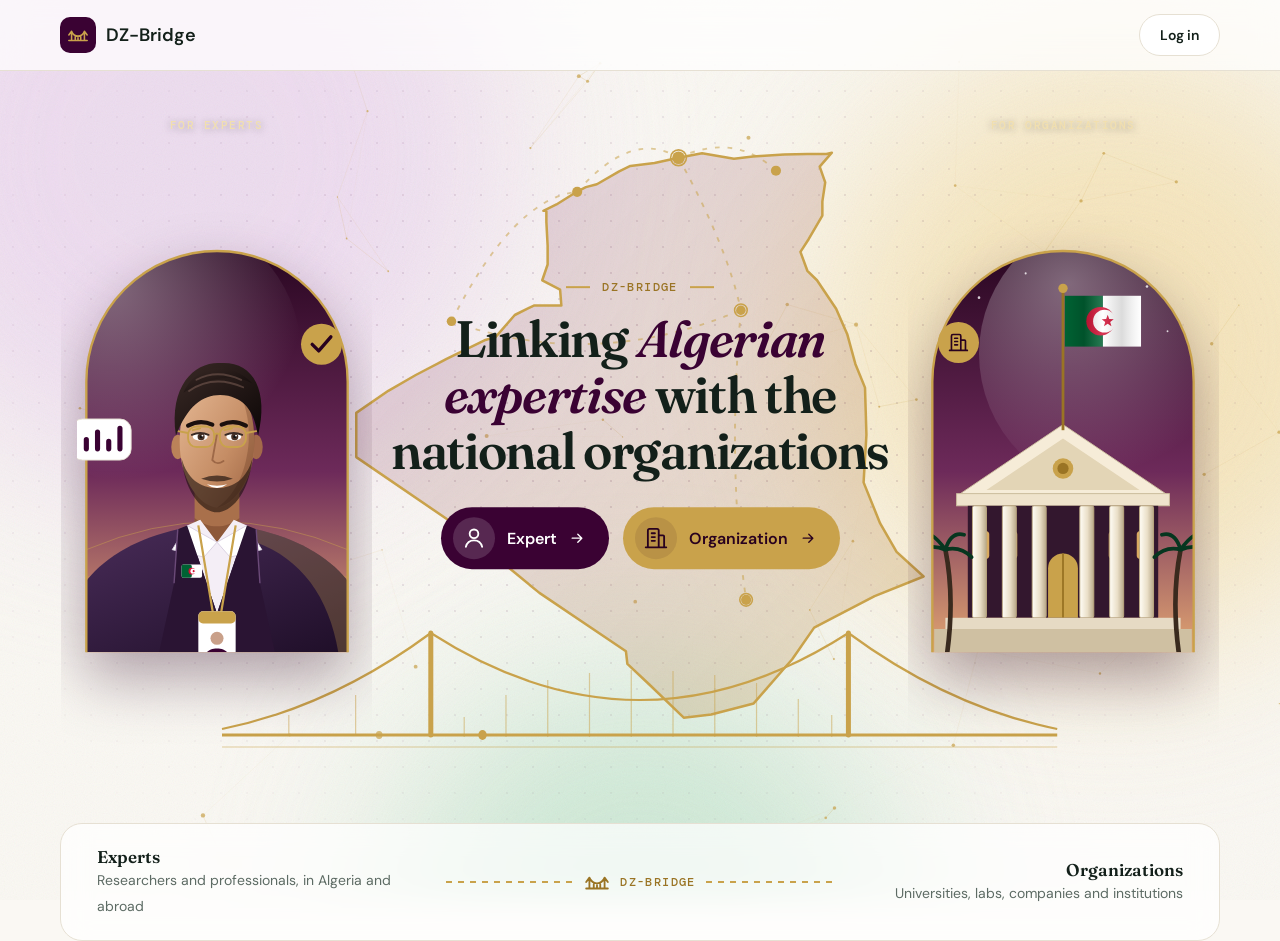
<file: public/assets/aistudio/dz-bridge-home-v2_c0af0f57.html>
<!doctype html>
<html lang="en" dir="ltr">
<head>
<meta charset="utf-8">
<meta name="viewport" content="width=device-width, initial-scale=1, viewport-fit=cover">
<title>DZ-Bridge</title>
<link rel="stylesheet" href="https://fonts.googleapis.com/css2?family=Fraunces:ital,opsz,wght@0,9..144,600;1,9..144,600&family=DM+Sans:opsz,wght@9..40,400;9..40,500;9..40,600&family=DM+Mono:wght@400;500&display=swap">
<style>
:root{
  --plum-900:#28011F;--plum-800:#3A0233;--plum-700:#4E0D45;--lav-100:#F5ECF5;--lav-200:#EEDDEE;
  --gold-700:#9A7424;--gold-500:#C9A24B;--gold-100:#F6EDD8;
  --bg:#FAF8F3;--surface:#fff;--glass:rgba(255,255,255,.72);--ink:#13201A;--ink2:#5D6B64;--line:#E6E0D3;
  --brand:var(--plum-800);--brand-h:var(--plum-700);--accent:var(--gold-700);--b1:#e9d3ee;--b2:#f3deaa;--b3:#bfe3cc;--dot:rgba(58,2,51,.16);
  --shadow:0 24px 60px -18px rgba(58,2,51,.3);--e:cubic-bezier(.7,0,.2,1);
  --serif:"Fraunces","Iowan Old Style",Georgia,serif;--sans:"DM Sans","Segoe UI",system-ui,sans-serif;--mono:"DM Mono",ui-monospace,Menlo,monospace;
  --r:26px;--gutter:clamp(16px,4vw,40px);box-sizing:border-box;padding-top:env(safe-area-inset-top,0px);padding-bottom:env(safe-area-inset-bottom,0px)}
@media(prefers-color-scheme:dark){:root:not([data-theme="light"]){--bg:#150512;--surface:#26101f;--glass:rgba(38,16,31,.72);--ink:#f4ecf3;--ink2:#c3b3c0;--line:#43263b;--brand:#6b2a60;--brand-h:#7d3a70;--accent:var(--gold-500);--b1:#5b1d56;--b2:#7a5a1c;--b3:#0f4a2e;--dot:rgba(201,162,75,.2);--gold-100:#3a2a14;--shadow:0 24px 60px -18px rgba(0,0,0,.7)}}
*{box-sizing:border-box}
html{height:100%;scroll-padding-top:env(safe-area-inset-top,0px);-webkit-text-size-adjust:100%}
body{margin:0;min-height:100%;background:var(--bg);color:var(--ink);font:400 16px/1.6 var(--sans);-webkit-font-smoothing:antialiased;overflow-x:clip}
button{font:inherit;color:inherit;cursor:pointer}svg{display:block}
:focus-visible{outline:3px solid rgba(201,162,75,.7);outline-offset:2px;border-radius:8px}
.wrap{position:relative;z-index:2;max-width:1240px;margin:0 auto;padding:0 var(--gutter)}
/* living background */
.bg{position:fixed;inset:0;z-index:0;overflow:hidden;pointer-events:none}
.blob{position:absolute;border-radius:50%;filter:blur(90px);opacity:.75;animation:drift 22s ease-in-out infinite alternate}
.b-1{width:52vw;height:52vw;left:-12vw;top:-14vw;background:var(--b1)}
.b-2{width:46vw;height:46vw;right:-10vw;top:6vh;background:var(--b2);animation-delay:-8s}
.b-3{width:40vw;height:40vw;left:30vw;bottom:-22vw;background:var(--b3);animation-delay:-14s}
@keyframes drift{to{transform:translate(6vw,5vh) scale(1.15)}}
.dots{position:absolute;inset:0;background:radial-gradient(var(--dot) 1.2px,transparent 1.4px) 0 0/26px 26px;-webkit-mask:radial-gradient(ellipse 70% 60% at 50% 45%,#000,transparent);mask:radial-gradient(ellipse 70% 60% at 50% 45%,#000,transparent)}
#fx{position:absolute;inset:0;width:100%;height:100%}
.grain{position:absolute;inset:0;opacity:.07;mix-blend-mode:multiply;background-image:url("data:image/svg+xml,%3Csvg xmlns='http://www.w3.org/2000/svg' width='160' height='160'%3E%3Cfilter id='n'%3E%3CfeTurbulence type='fractalNoise' baseFrequency='.9' numOctaves='2'/%3E%3C/filter%3E%3Crect width='160' height='160' filter='url(%23n)'/%3E%3C/svg%3E")}
/* header */
.top{position:relative;z-index:3;border-bottom:1px solid var(--line);background:var(--glass);backdrop-filter:blur(14px);-webkit-backdrop-filter:blur(14px)}
.top .wrap{display:flex;align-items:center;justify-content:space-between;height:70px}
.brand{display:flex;align-items:center;gap:10px;font:600 18px var(--sans);color:inherit;text-decoration:none}
.mark{display:grid;place-items:center;width:36px;height:36px;border-radius:10px;background:var(--plum-800);color:var(--gold-500)}
.btn{display:inline-flex;align-items:center;justify-content:center;gap:8px;height:42px;padding:0 20px;border-radius:999px;border:1.5px solid transparent;font:600 14px var(--sans);text-decoration:none;transition:background .15s,color .15s,border-color .15s,transform .15s,box-shadow .2s}
.btn:hover{transform:translateY(-2px)}
.btn-primary{background:var(--brand);color:#fff}.btn-primary:hover{background:var(--brand-h)}
.btn-org{background:var(--gold-500);color:var(--plum-900)}.btn-org:hover{background:var(--gold-700);color:#fff}
.btn-ghost{border-color:var(--line);background:var(--surface);color:var(--ink)}.btn-ghost:hover{border-color:var(--brand)}
.kicker{display:inline-flex;align-items:center;gap:12px;margin:0 0 16px;font:500 11.5px var(--mono);letter-spacing:.12em;text-transform:uppercase;color:var(--accent)}
.kicker::before,.kicker::after{content:"";width:24px;height:1.5px;background:var(--gold-500)}
h1{margin:0 0 28px;font:600 clamp(32px,4vw,52px)/1.1 var(--serif);letter-spacing:-.026em;text-wrap:balance}
h1 em,h2 em{font-style:italic;color:var(--brand)}
@media(prefers-color-scheme:dark){h1 em,h2 em{color:var(--gold-500)}}
h2{margin:0 0 22px;font:600 clamp(26px,3vw,40px)/1.12 var(--serif);letter-spacing:-.02em}
/* stage */
.stage{position:relative;height:clamp(560px,78vh,680px);margin:clamp(18px,3vw,36px) 0}
.mapbg{position:absolute;left:50%;top:50%;width:min(600px,58%);transform:translate(-50%,-52%);transition:opacity .7s,transform .9s var(--e);pointer-events:none}
.mapbg svg{width:100%;overflow:visible;transform:translate(calc(var(--mx,0)*16px),calc(var(--my,0)*12px));transition:transform .4s}
.mapbg .shape{fill:url(#gMap);stroke:var(--gold-500);stroke-width:1.6;stroke-linejoin:round;stroke-dasharray:1900;stroke-dashoffset:1900;animation:draw 3.2s .2s forwards}
@keyframes draw{to{stroke-dashoffset:0}}
.mapbg .net{fill:none;stroke:var(--gold-500);stroke-opacity:.55;stroke-width:1.2;stroke-dasharray:3 5;animation:dash 14s linear infinite}
@keyframes dash{to{stroke-dashoffset:-160}}
.mapbg .c{fill:var(--gold-500)}.mapbg .p{fill:none;stroke:var(--gold-500);transform-box:fill-box;transform-origin:center;animation:pulse 3s infinite}
@keyframes pulse{from{transform:scale(.4);opacity:.9}to{transform:scale(3.4);opacity:0}}
.bridge{position:absolute;left:14%;right:14%;bottom:3%;height:150px;pointer-events:none;transition:opacity .5s}
.bridge svg{width:100%;height:100%;overflow:visible}
.bridge path,.bridge line{vector-effect:non-scaling-stroke;fill:none;stroke:var(--gold-500)}
.mid{position:absolute;left:26%;right:26%;top:46%;transform:translateY(-50%);text-align:center;transition:opacity .45s,transform .7s var(--e)}
.picks{display:flex;gap:14px;justify-content:center;flex-wrap:wrap}
.pick{display:inline-flex;align-items:center;gap:12px;height:62px;padding:0 24px 0 12px;border-radius:999px;border:0;font:600 16px var(--sans);transition:transform .2s,box-shadow .25s,background .15s}
.pick:hover{transform:translateY(-4px);box-shadow:0 16px 30px -12px rgba(58,2,51,.5)}
.pick-ic{display:grid;place-items:center;width:42px;height:42px;border-radius:50%;background:rgba(255,255,255,.15)}
.btn-org .pick-ic{background:rgba(40,1,31,.1)}
.ico{stroke:currentColor;fill:none;stroke-width:1.7;stroke-linecap:round;stroke-linejoin:round}
.panel{position:absolute;top:0;bottom:0;width:27%;border:1px solid transparent;border-radius:var(--r);overflow:hidden;cursor:pointer;transition:width .9s var(--e),opacity .5s,transform .9s var(--e),background .6s,border-color .6s,box-shadow .6s}
#pe{left:0}#po{right:0}
.tag{position:absolute;top:10px;left:0;right:0;z-index:2;text-align:center;font:500 11px var(--mono);letter-spacing:.14em;text-transform:uppercase;color:#f1dfae;transition:opacity .3s;text-shadow:0 1px 8px rgba(0,0,0,.4)}
.fig{position:absolute;bottom:0;width:280px;height:100%;transition:left .9s var(--e),right .9s var(--e),width .9s var(--e),transform .5s var(--e);filter:drop-shadow(0 26px 30px rgba(40,1,31,.35))}
.fig svg{width:100%;height:100%}
#pe .fig{left:calc(50% - 140px)}#po .fig{right:calc(50% - 140px)}
.stage:not([data-m]) .panel:hover .fig{transform:translateY(-10px) scale(1.025)}
.float{animation:float 5s ease-in-out infinite}.float.b{animation-delay:-2.3s}
@keyframes float{50%{transform:translateY(-8px)}}
.wave{transform-origin:150px 60px;animation:wave 3.4s ease-in-out infinite}
@keyframes wave{0%,100%{transform:skewY(0) scaleX(1)}50%{transform:skewY(-4deg) scaleX(.95)}}
.breathe{transform-origin:150px 440px;animation:breathe 5s ease-in-out infinite}
@keyframes breathe{50%{transform:scale(1.008,1.012)}}
.detail{position:absolute;top:0;bottom:0;padding:clamp(22px,3.2vw,42px);overflow:auto;opacity:0;visibility:hidden;transition:opacity .35s,visibility 0s .35s}
#pe .detail{left:0;right:340px}#po .detail{left:340px;right:0}
.back{display:inline-flex;align-items:center;gap:8px;height:38px;padding:0 16px 0 10px;margin-bottom:18px;border-radius:999px;border:1px solid var(--line);background:var(--surface);font:600 13.5px var(--sans);transition:border-color .15s,transform .15s}
.back:hover{border-color:var(--brand);transform:translateX(-3px)}
.rgrid{display:grid;grid-template-columns:repeat(auto-fit,minmax(210px,1fr));gap:16px}
.rcard{display:flex;flex-direction:column;padding:20px;border:1px solid var(--line);border-radius:18px;background:var(--bg);opacity:0;transform:translateY(16px);transition:opacity .5s,transform .6s var(--e),border-color .2s,box-shadow .25s}
.rcard:hover{border-color:var(--gold-500);box-shadow:0 16px 30px -16px rgba(58,2,51,.35)}
.ci{display:grid;place-items:center;width:44px;height:44px;margin-bottom:14px;border-radius:13px;background:var(--gold-100);color:var(--accent)}
.rcard h3{margin:0 0 6px;font:600 18px var(--serif)}
.rcard p{margin:0 0 12px;font-size:14.5px;line-height:1.5;color:var(--ink2)}
.rcard ul{margin:0 0 18px;padding:0;list-style:none;display:grid;gap:7px;font-size:13.5px;flex:1}
.rcard li{position:relative;padding-inline-start:18px}
.rcard li::before{content:"";position:absolute;left:0;top:.6em;width:7px;height:7px;border-radius:50%;background:var(--gold-500)}
.rcard .btn{height:40px;font-size:13.5px;padding:0 16px;text-align:center}
.is-expert #pe,.is-org #po{width:100%;cursor:default;background:var(--glass);backdrop-filter:blur(18px);-webkit-backdrop-filter:blur(18px);border-color:var(--line);box-shadow:var(--shadow)}
.is-expert #po{opacity:0;pointer-events:none;transform:translateX(80px)}
.is-org #pe{opacity:0;pointer-events:none;transform:translateX(-80px)}
.is-expert .mid,.is-org .mid{opacity:0;pointer-events:none;transform:translateY(-50%) scale(.92)}
.is-expert .mapbg,.is-org .mapbg{opacity:.4;transform:translate(-50%,-52%) scale(1.2)}
.is-expert .bridge,.is-org .bridge,.is-expert .tag,.is-org .tag{opacity:0}
.is-expert #pe .fig{left:calc(100% - 330px);width:300px}
.is-org #po .fig{right:calc(100% - 330px);width:300px}
.is-expert #pe .detail,.is-org #po .detail{opacity:1;visibility:visible;transition:opacity .6s .55s,visibility 0s .55s}
.is-expert #pe .rcard,.is-org #po .rcard{opacity:1;transform:none;transition-delay:calc(.7s + var(--i)*.1s)}
/* how the bridge works */
.how{position:relative;display:grid;grid-template-columns:1fr auto 1fr;align-items:center;gap:18px;margin:8px 0 72px;padding:22px clamp(18px,3vw,36px);border:1px solid var(--line);border-radius:22px;background:var(--glass);backdrop-filter:blur(14px);-webkit-backdrop-filter:blur(14px)}
.how b{display:block;font:600 17px var(--serif)}.how span{font-size:14px;color:var(--ink2)}
.how .mid2{display:flex;align-items:center;gap:10px;color:var(--accent);font:500 11.5px var(--mono);letter-spacing:.12em;text-transform:uppercase}
.how .mid2 i{display:block;width:clamp(40px,10vw,140px);height:2px;background:repeating-linear-gradient(90deg,var(--gold-500) 0 6px,transparent 6px 12px)}
.how>div:last-child{text-align:right}
@media(max-width:900px){
  .stage{height:auto;display:flex;flex-wrap:wrap;gap:14px;align-items:flex-start}
  .mapbg{top:200px;width:96%}.bridge{display:none}
  .mid{position:relative;left:auto;right:auto;top:auto;transform:none;width:100%;padding:18px 0 4px}
  .is-expert .mid,.is-org .mid{display:none}
  .panel{position:relative;inset:auto;width:calc(50% - 7px);height:auto;background:var(--glass)}
  .tag{position:absolute}
  .fig,#pe .fig,#po .fig{position:relative;left:auto;right:auto;width:100%;height:290px;margin:0 auto}
  .is-expert #pe .fig,.is-org #po .fig{left:auto;right:auto;width:250px;height:330px}
  .detail,#pe .detail,#po .detail{position:static;max-height:0;padding:0 18px;overflow:hidden}
  .is-expert #pe .detail,.is-org #po .detail{max-height:2400px;padding:8px 18px 28px}
  .is-expert #po,.is-org #pe{display:none}.is-expert #pe,.is-org #po{width:100%}
  .pick{height:56px}.how{grid-template-columns:1fr;text-align:center}.how>div:last-child{text-align:center}.how .mid2{justify-content:center}
}
@media(prefers-reduced-motion:reduce){*{animation:none!important;transition-duration:.01ms!important;transition-delay:0s!important}.mapbg .shape{stroke-dashoffset:0}}
</style>
</head>
<body>
<div class="bg" aria-hidden="true"><i class="blob b-1"></i><i class="blob b-2"></i><i class="blob b-3"></i><i class="dots"></i><canvas id="fx"></canvas><i class="grain"></i></div>

<svg width="0" height="0" style="position:absolute" aria-hidden="true"><defs>
<symbol id="i-user" viewBox="0 0 24 24"><circle cx="12" cy="8" r="4"/><path d="M4.5 20c.9-3.7 3.9-6 7.5-6s6.6 2.3 7.5 6"/></symbol>
<symbol id="i-org" viewBox="0 0 24 24"><path d="M4.5 20.5V5a1.5 1.5 0 0 1 1.5-1.5h7A1.5 1.5 0 0 1 14.5 5v15.5M14.5 9.5h4a1 1 0 0 1 1 1v10M2.5 20.5h19M8 7.5h3M8 11h3M8 14.5h3"/></symbol>
<symbol id="i-mic" viewBox="0 0 24 24"><rect x="9" y="3" width="6" height="11" rx="3"/><path d="M5.5 11a6.5 6.5 0 0 0 13 0M12 17.5V21M8.5 21h7"/></symbol>
<symbol id="i-collab" viewBox="0 0 24 24"><circle cx="8.5" cy="12" r="5"/><circle cx="15.5" cy="12" r="5"/></symbol>
<symbol id="i-meet" viewBox="0 0 24 24"><path d="M4 5h16v11H9l-5 4z"/><path d="M8 9.5h8M8 12.5h5"/></symbol>
<symbol id="i-arrow" viewBox="0 0 20 20"><path d="M4 10h11M11 5l5 5-5 5"/></symbol>
<symbol id="i-back" viewBox="0 0 20 20"><path d="M16 10H5M9 5l-5 5 5 5"/></symbol>
<symbol id="i-bridge" viewBox="0 0 24 24"><path d="M2 18h20M5 18V8M19 18V8M5 8C8 15 16 15 19 8M2 12l3-4M22 12l-3-4M9 14v4M12 15v3M15 14v4"/></symbol>
<linearGradient id="gMap" x1="0" y1="0" x2="1" y2="1"><stop offset="0" stop-color="#8d4a86" stop-opacity=".2"/><stop offset="1" stop-color="#C9A24B" stop-opacity=".3"/></linearGradient>
<linearGradient id="gSky" x1="0" y1="0" x2="0" y2="1"><stop offset="0" stop-color="#2a0722"/><stop offset=".55" stop-color="#6d2a5a"/><stop offset="1" stop-color="#e2a672"/></linearGradient>
<radialGradient id="gSpot" cx=".32" cy=".25" r=".7"><stop offset="0" stop-color="#fff" stop-opacity=".38"/><stop offset="1" stop-color="#fff" stop-opacity="0"/></radialGradient>
<linearGradient id="gSkin" x1="0" y1="0" x2="1" y2="1"><stop offset="0" stop-color="#e6b995"/><stop offset=".6" stop-color="#c58d65"/><stop offset="1" stop-color="#9c6342"/></linearGradient>
<linearGradient id="gSuit" x1="0" y1="0" x2="1" y2="1"><stop offset="0" stop-color="#4a2d5a"/><stop offset="1" stop-color="#1d0d26"/></linearGradient>
<linearGradient id="gHair" x1="0" y1="0" x2="1" y2="1"><stop offset="0" stop-color="#3a2a26"/><stop offset="1" stop-color="#0d0707"/></linearGradient>
<linearGradient id="gCol" x1="0" y1="0" x2="1" y2="0"><stop offset="0" stop-color="#fffdf6"/><stop offset=".55" stop-color="#eadfc8"/><stop offset="1" stop-color="#b9a98a"/></linearGradient>
<linearGradient id="gWall" x1="0" y1="0" x2="0" y2="1"><stop offset="0" stop-color="#fff7e6"/><stop offset="1" stop-color="#e3d4b6"/></linearGradient>
<linearGradient id="gWave" x1="0" y1="0" x2="1" y2="0"><stop offset="0" stop-color="#000" stop-opacity="0"/><stop offset=".25" stop-color="#000" stop-opacity=".16"/><stop offset=".5" stop-color="#fff" stop-opacity=".16"/><stop offset=".75" stop-color="#000" stop-opacity=".14"/><stop offset="1" stop-color="#fff" stop-opacity=".1"/></linearGradient>
<clipPath id="arch"><path d="M10 440V150a140 140 0 0 1 280 0V440Z"/></clipPath>
</defs></svg>

<header class="top"><div class="wrap">
  <a class="brand" href="#"><span class="mark"><svg class="ico" width="22" height="22"><use href="#i-bridge"/></svg></span>DZ-Bridge</a>
  <a class="btn btn-ghost" href="#">Log in</a>
</div></header>

<main class="wrap">
<div class="stage" id="stage">

  <div class="mapbg" aria-hidden="true">
    <svg viewBox="0 0 380 380">
      <path class="shape" d="M130.7 48L128.8 48L137.1 44L150.2 35.8L155.7 33L162.7 31.2L176.8 23L183.9 19.6L199.2 17.8L214.4 14.4L229.3 11.6L249.5 15L261.5 13.6L281.2 12.4L296.3 12L308.1 12L311.5 11.2L303.8 20L307.3 30L305.5 42L305.5 51L296.8 66L291.6 74L296 86L302.1 92L314.2 110L321.2 126L326.4 145L332.5 160L333.4 190L331.6 220L342.1 246L352.5 264L369.6 279.6L338.6 292L300.3 312L286.4 332L262 360L235.1 367L217.7 369L195.9 348L182 335L181.1 327L126.3 290L77.6 250L10.3 204L10.3 176L30.6 162L48 152L67.2 142L91.5 130L98.5 128L110.7 114L122.8 108L140.2 108L139.4 98L128.1 92L131.5 82L131.5 70L130.7 55Z"/>
      <path class="net" d="M70.6 118Q110 40 150.2 36M150.2 36Q185 -4 214.4 14.4M214.4 14.4Q250 -2 276.1 22.6M70.6 118Q160 150 253.9 111M214.4 14.4Q245 70 253.9 111M253.9 111Q245 210 257.2 294.4"/>
      <g class="c"><circle cx="214.4" cy="14.4" r="4"/><circle cx="150.2" cy="36" r="3.2"/><circle cx="276.1" cy="22.6" r="3.2"/><circle cx="70.6" cy="118" r="3"/><circle cx="253.9" cy="111" r="3"/><circle cx="257.2" cy="294.4" r="3.2"/></g>
      <circle class="p" cx="214.4" cy="14.4" r="5"/><circle class="p" cx="253.9" cy="111" r="4" style="animation-delay:-1s"/><circle class="p" cx="257.2" cy="294.4" r="4" style="animation-delay:-2s"/>
    </svg>
  </div>

  <div class="bridge" aria-hidden="true">
    <svg viewBox="0 0 1000 150" preserveAspectRatio="none">
      <path d="M0 118H1000" stroke-width="3"/><path d="M0 130H1000" stroke-opacity=".35" stroke-width="1.5"/>
      <path d="M250 118V16M750 118V16" stroke-width="5" stroke-linecap="round"/>
      <path d="M0 112Q130 90 250 16Q500 150 750 16Q870 90 1000 112" stroke-width="2.2"/>
      <path d="M290 100V120M340 78V120M390 63V120M440 56V120M490 53V120M540 54V120M590 58V120M640 66V120M690 82V120M730 98V120M160 78V118M80 98V118" stroke-opacity=".5" stroke-width="1.2"/>
      <circle r="5" fill="#C9A24B" stroke="none"><animateMotion dur="7s" repeatCount="indefinite" path="M0 118H1000"/></circle>
      <circle r="4" fill="#C9A24B" stroke="none" opacity=".7"><animateMotion dur="7s" begin="-3.5s" repeatCount="indefinite" path="M1000 118H0"/></circle>
    </svg>
  </div>

  <div class="mid">
    <p class="kicker">DZ-Bridge</p>
    <h1>Linking <em>Algerian expertise</em> with the national organizations</h1>
    <div class="picks">
      <button class="pick btn-primary" type="button" data-go="expert"><span class="pick-ic"><svg class="ico" width="26" height="26"><use href="#i-user"/></svg></span>Expert<svg class="ico" width="16" height="16"><use href="#i-arrow"/></svg></button>
      <button class="pick btn-org" type="button" data-go="org"><span class="pick-ic"><svg class="ico" width="26" height="26"><use href="#i-org"/></svg></span>Organization<svg class="ico" width="16" height="16"><use href="#i-arrow"/></svg></button>
    </div>
  </div>

  <!-- EXPERT -->
  <section class="panel" id="pe" data-k="expert" tabindex="0" role="button" aria-label="Open the expert space">
    <span class="tag">For experts</span>
    <div class="fig"><svg viewBox="0 0 300 440" aria-hidden="true">
      <path d="M10 440V150a140 140 0 0 1 280 0V440Z" fill="url(#gSky)"/>
      <g clip-path="url(#arch)">
        <circle cx="90" cy="120" r="150" fill="url(#gSpot)"/>
        <g opacity=".5" stroke="#C9A24B" stroke-width="1" fill="none"><path d="M10 330Q150 270 290 330M10 360Q150 300 290 360"/></g>
        <g class="breathe">
        <path d="M-20 440C-10 360 40 324 108 308H192C260 324 310 360 320 440Z" fill="url(#gSuit)"/>
        <path d="M192 308C260 324 310 360 320 440H280C270 380 240 340 192 322Z" fill="#C9A24B" opacity=".28"/>
        <path d="M126 262V312C126 326 174 326 174 312V262Z" fill="#a9704b"/><path d="M126 296C140 308 160 308 174 296V312C174 326 126 326 126 312Z" fill="#6b3b24" opacity=".45"/>
        <path d="M118 304L150 398L182 304L168 298L150 322L132 298Z" fill="#f4eef6"/>
        <path d="M118 304L102 330L136 338L150 322Z M182 304L198 330L164 338L150 322Z" fill="#fff" stroke="#d9cfe0" stroke-width="1"/>
        <path d="M108 308L118 304L150 398L136 440H88L104 366Z M192 308L182 304L150 398L164 440H212L196 366Z" fill="#2a1433"/>
        <path d="M108 308L104 366M192 308L196 366" stroke="#6b4a78" stroke-width="1.5" fill="none"/>
        <path d="M130 304L146 400M170 304L154 400" stroke="#C9A24B" stroke-width="2.4" fill="none"/>
        <g transform="translate(130 396)"><rect width="40" height="52" rx="5" fill="#fff"/><rect width="40" height="13" rx="5" fill="#C9A24B"/><circle cx="20" cy="29" r="7" fill="#c9a089"/><path d="M8 46c3-8 21-8 24 0" fill="#3a0233"/></g>
        <g transform="translate(112 346)"><rect width="22" height="14" rx="2" fill="#fff"/><rect width="11" height="14" rx="2" fill="#006233"/><circle cx="11" cy="7" r="3.5" fill="#D21034"/><circle cx="12.3" cy="7" r="2.7" fill="#fff"/><circle cx="13" cy="7" r="1.1" fill="#D21034"/></g>
        <ellipse cx="108" cy="220" rx="7" ry="13" fill="#bb8259"/><ellipse cx="192" cy="220" rx="7" ry="13" fill="#a3694a"/>
        <path d="M110 214C110 170 128 150 150 150C172 150 190 170 190 214C190 252 172 282 150 285C128 282 110 252 110 214Z" fill="url(#gSkin)"/>
        <path d="M172 158C192 176 194 214 186 242C178 270 162 283 150 285C172 270 182 242 184 214C185 190 180 172 172 158Z" fill="#5a2f1c" opacity=".28"/>
        <path d="M112 232C116 272 136 290 150 290C164 290 184 272 188 232C182 254 168 264 150 264C132 264 118 254 112 232Z" fill="#1b100d" opacity=".6"/>
        <path d="M133 254Q150 247 167 254Q150 260 133 254Z" fill="#1b100d" opacity=".65"/>
        <path d="M139 260Q150 268 161 260Q150 263 139 260Z" fill="#fff"/>
        <path d="M150 206L145 234Q150 240 157 235" stroke="#8c573a" stroke-opacity=".7" stroke-width="2" fill="none" stroke-linecap="round"/>
        <ellipse cx="132" cy="209" rx="8" ry="4.2" fill="#fff"/><ellipse cx="168" cy="209" rx="8" ry="4.2" fill="#fff"/>
        <circle cx="133" cy="209" r="3.8" fill="#3a2216"/><circle cx="169" cy="209" r="3.8" fill="#3a2216"/><circle cx="133" cy="209" r="1.7" fill="#000"/><circle cx="169" cy="209" r="1.7" fill="#000"/><circle cx="134.4" cy="207.8" r="1" fill="#fff"/><circle cx="170.4" cy="207.8" r="1" fill="#fff"/>
        <path d="M123 207Q132 203 141 207M159 207Q168 203 177 207" stroke="#2a1a14" stroke-width="2" fill="none" stroke-linecap="round"/>
        <path d="M119 197Q132 190 145 196M155 196Q168 190 181 197" stroke="#1b100d" stroke-width="4.5" fill="none" stroke-linecap="round"/>
        <g fill="#fff" fill-opacity=".07" stroke="#C9A24B" stroke-width="2"><rect x="119" y="198" width="28" height="22" rx="9"/><rect x="153" y="198" width="28" height="22" rx="9"/></g>
        <path d="M147 207Q150 204 153 207M119 205L108 203M181 205L192 203M124 202l8 -2M158 202l8 -2" stroke="#C9A24B" stroke-width="2" fill="none" stroke-linecap="round"/>
        <path d="M106 208C98 152 128 128 154 130C188 128 206 158 194 208C190 184 182 170 162 165C140 161 120 171 106 208Z" fill="url(#gHair)"/>
        <path d="M114 162C126 134 162 124 188 152C172 143 142 143 114 162Z" fill="url(#gHair)"/>
        <path d="M128 148Q150 136 176 148M120 160Q146 142 178 156" stroke="#7a5d54" stroke-opacity=".55" stroke-width="2" fill="none" stroke-linecap="round"/>
        </g>
      </g>
      <path d="M10 440V150a140 140 0 0 1 280 0V440" fill="none" stroke="#C9A24B" stroke-width="2.5"/>
      <g class="float"><circle cx="262" cy="110" r="22" fill="#C9A24B"/><path d="m252 110 7 7 13-15" stroke="#28011F" stroke-width="3.6" fill="none" stroke-linecap="round" stroke-linejoin="round"/></g>
      <g class="float b"><rect x="-6" y="190" width="64" height="44" rx="12" fill="#fff" stroke="#E6E0D3"/><path d="M10 222v-10M22 222v-18M34 222v-8M46 222v-22" stroke="#3A0233" stroke-width="5.5" stroke-linecap="round"/></g>
    </svg></div>

    <div class="detail">
      <button class="back" type="button" aria-label="Back"><svg class="ico" width="16" height="16"><use href="#i-back"/></svg>Back</button>
      <p class="kicker" style="margin-bottom:12px">For experts</p>
      <h2>Three ways to <em>contribute</em>.</h2>
      <div class="rgrid">
        <article class="rcard" style="--i:0"><div class="ci"><svg class="ico" width="24" height="24"><use href="#i-mic"/></svg></div><h3>Give a talk</h3><p>Share your research and experience at conferences, seminars and guest lectures in Algerian universities and companies.</p><ul><li>Keynotes, seminars and workshops</li><li>On site or online</li><li>Planned around your visits to Algeria</li></ul><a class="btn btn-primary" href="signup.html?role=expert&amp;intent=talk">Sign up to give a talk</a></article>
        <article class="rcard" style="--i:1"><div class="ci"><svg class="ico" width="24" height="24"><use href="#i-collab"/></svg></div><h3>Collaborate on a project</h3><p>Join research, R&amp;D and technology-transfer projects with labs, research centres and companies.</p><ul><li>Co-supervise theses and research</li><li>Advise industrial R&amp;D</li><li>Short missions or long-term work</li></ul><a class="btn btn-primary" href="signup.html?role=expert&amp;intent=collab">Sign up to collaborate</a></article>
        <article class="rcard" style="--i:2"><div class="ci"><svg class="ico" width="24" height="24"><use href="#i-meet"/></svg></div><h3>Meet &amp; mentor</h3><p>Meet organizations, researchers and students one to one, in person during your stay or by video call.</p><ul><li>Exploratory meetings with organizations</li><li>Mentoring for students and start-ups</li><li>Contact opens only when you accept</li></ul><a class="btn btn-primary" href="signup.html?role=expert&amp;intent=meet">Sign up to meet</a></article>
      </div>
    </div>
  </section>

  <!-- ORGANIZATION -->
  <section class="panel" id="po" data-k="org" tabindex="0" role="button" aria-label="Open the organization space">
    <span class="tag">For organizations</span>
    <div class="fig"><svg viewBox="0 0 300 440" aria-hidden="true">
      <path d="M10 440V150a140 140 0 0 1 280 0V440Z" fill="url(#gSky)"/>
      <g clip-path="url(#arch)">
        <circle cx="210" cy="120" r="150" fill="url(#gSpot)"/>
        <g fill="#fff" opacity=".8"><circle cx="60" cy="60" r="1.4"/><circle cx="110" cy="34" r="1.1"/><circle cx="240" cy="48" r="1.4"/><circle cx="262" cy="96" r="1"/><circle cx="36" cy="110" r="1"/></g>
        <path d="M40 270H260L150 196Z" fill="#f6ecd8" stroke="#cdbf9f"/><path d="M68 266H232L150 211Z" fill="#e3d5b6"/><circle cx="150" cy="243" r="11" fill="#C9A24B"/><circle cx="150" cy="243" r="6" fill="#9A7424"/>
        <rect x="36" y="270" width="228" height="13" fill="#efe3cc" stroke="#cdbf9f"/>
        <rect x="48" y="283" width="204" height="120" fill="#33172e"/>
        <g fill="#f5c46a" opacity=".85"><rect x="62" y="310" width="9" height="30" rx="4"/><rect x="92" y="310" width="9" height="30" rx="4"/><rect x="199" y="310" width="9" height="30" rx="4"/><rect x="229" y="310" width="9" height="30" rx="4"/></g>
        <path d="M134 403V350a16 16 0 0 1 32 0V403Z" fill="#C9A24B"/><path d="M150 334V403" stroke="#9A7424" stroke-width="2"/>
        <g fill="url(#gCol)" stroke="#bda980" stroke-width="1"><rect x="53" y="283" width="15" height="120" rx="2"/><rect x="85" y="283" width="15" height="120" rx="2"/><rect x="117" y="283" width="15" height="120" rx="2"/><rect x="168" y="283" width="15" height="120" rx="2"/><rect x="200" y="283" width="15" height="120" rx="2"/><rect x="232" y="283" width="15" height="120" rx="2"/></g>
        <rect x="24" y="403" width="252" height="12" fill="#e6dac4"/><rect x="12" y="415" width="276" height="26" fill="#cfc0a2"/>
        <g stroke="#06361f" stroke-linecap="round" fill="none"><path d="M26 440Q34 380 24 330" stroke="#3a2a1e" stroke-width="5"/><path d="M24 330Q4 322 -6 336M24 330Q10 310 -2 312M24 330Q30 310 44 314M24 330Q40 326 52 338" stroke-width="4"/><path d="M274 440Q266 380 276 330" stroke="#3a2a1e" stroke-width="5"/><path d="M276 330Q296 322 306 336M276 330Q290 310 302 312M276 330Q270 310 256 314M276 330Q260 326 248 338" stroke-width="4"/></g>
        <rect x="148.5" y="52" width="3" height="150" fill="#9A7424"/><circle cx="150" cy="50" r="5" fill="#C9A24B"/>
      </g>
      <g class="wave"><g transform="translate(152 58) scale(.85) translate(-133 -28)"><rect x="133" y="28" width="48" height="64" fill="#006233"/><rect x="181" y="28" width="48" height="64" fill="#fff"/><circle cx="178" cy="60" r="18" fill="#D21034"/><circle cx="183" cy="60" r="14.4" fill="#fff"/><polygon points="187,52 188.94,57.33 194.61,57.53 190.14,61.02 191.7,66.47 187,63.3 182.3,66.47 183.86,61.02 179.39,57.53 185.06,57.33" fill="#D21034"/><rect x="133" y="28" width="96" height="64" fill="url(#gWave)"/></g></g>
      <path d="M10 440V150a140 140 0 0 1 280 0V440" fill="none" stroke="#C9A24B" stroke-width="2.5"/>
      <g class="float"><circle cx="38" cy="108" r="22" fill="#C9A24B"/><svg x="26" y="96" width="24" height="24" viewBox="0 0 24 24" fill="none" stroke="#28011F" stroke-width="1.8" stroke-linecap="round" stroke-linejoin="round"><use href="#i-org"/></svg></g>
    </svg></div>

    <div class="detail">
      <button class="back" type="button" aria-label="Back"><svg class="ico" width="16" height="16"><use href="#i-back"/></svg>Back</button>
      <p class="kicker" style="margin-bottom:12px">For organizations</p>
      <h2>Three ways to <em>find expertise</em>.</h2>
      <div class="rgrid">
        <article class="rcard" style="--i:0"><div class="ci"><svg class="ico" width="24" height="24"><use href="#i-mic"/></svg></div><h3>Invite a speaker</h3><p>Bring experts to your conferences, seminars and workshops, on site or online.</p><ul><li>Keynotes, seminars and workshops</li><li>Matched on topic and dates</li><li>Experts visiting Algeria on your dates are shown first</li></ul><a class="btn btn-org" href="signup.html?role=org&amp;intent=talk">Sign up to invite a speaker</a></article>
        <article class="rcard" style="--i:1"><div class="ci"><svg class="ico" width="24" height="24"><use href="#i-collab"/></svg></div><h3>Launch a project</h3><p>Find experts for research, R&amp;D and technology-transfer projects.</p><ul><li>Co-supervision of theses and research</li><li>Advice on industrial R&amp;D</li><li>Short missions or long-term work</li></ul><a class="btn btn-org" href="signup.html?role=org&amp;intent=collab">Sign up to launch a project</a></article>
        <article class="rcard" style="--i:2"><div class="ci"><svg class="ico" width="24" height="24"><use href="#i-meet"/></svg></div><h3>Meet an expert</h3><p>Meet experts one to one, in person or by video call, to explore an idea or mentor your team.</p><ul><li>Exploratory meetings</li><li>Mentoring for students and start-ups</li><li>The expert’s identity is shared once they accept</li></ul><a class="btn btn-org" href="signup.html?role=org&amp;intent=meet">Sign up to meet experts</a></article>
      </div>
    </div>
  </section>
</div>

<div class="how">
  <div><b>Experts</b><span>Researchers and professionals, in Algeria and abroad</span></div>
  <div class="mid2"><i></i><svg class="ico" width="26" height="26"><use href="#i-bridge"/></svg>DZ-Bridge<i></i></div>
  <div><b>Organizations</b><span>Universities, labs, companies and institutions</span></div>
</div>
</main>

<script>
(function(){
  var st=document.getElementById('stage'),panels=st.querySelectorAll('.panel');
  function go(m){
    if(m){st.className='stage is-'+m;st.dataset.m=m}else{st.className='stage';delete st.dataset.m}
    panels.forEach(function(p){var on=p.dataset.k===m;p.setAttribute('aria-expanded',on);p.tabIndex=m?-1:0;p.setAttribute('role',on?'region':'button')});
    if(m)setTimeout(function(){var b=st.querySelector('.panel[data-k="'+m+'"] .back');if(b)b.focus({preventScroll:true})},850);
  }
  st.querySelectorAll('[data-go]').forEach(function(b){b.addEventListener('click',function(){go(b.dataset.go)})});
  panels.forEach(function(p){
    p.addEventListener('click',function(e){if(!st.dataset.m&&!e.target.closest('a'))go(p.dataset.k)});
    p.addEventListener('keydown',function(e){if(!st.dataset.m&&(e.key==='Enter'||e.key===' ')){e.preventDefault();go(p.dataset.k)}});
    p.querySelector('.back').addEventListener('click',function(e){e.stopPropagation();go('')});
  });
  document.addEventListener('keydown',function(e){if(e.key==='Escape'&&st.dataset.m)go('')});
  document.addEventListener('pointermove',function(e){var s=document.body.style;s.setProperty('--mx',(e.clientX/innerWidth-.5).toFixed(3));s.setProperty('--my',(e.clientY/innerHeight-.5).toFixed(3))});
  /* drifting network particles */
  var cv=document.getElementById('fx'),cx=cv.getContext('2d'),W,H,ps=[],dpr=Math.min(devicePixelRatio||1,2);
  function size(){W=cv.width=innerWidth*dpr;H=cv.height=innerHeight*dpr;ps=[];var n=Math.round(innerWidth/22);for(var i=0;i<n;i++)ps.push({x:Math.random()*W,y:Math.random()*H,vx:(Math.random()-.5)*.25*dpr,vy:(Math.random()-.5)*.25*dpr,r:(Math.random()*1.6+.6)*dpr})}
  size();addEventListener('resize',size);
  function tick(){
    cx.clearRect(0,0,W,H);
    for(var i=0;i<ps.length;i++){var a=ps[i];a.x+=a.vx;a.y+=a.vy;if(a.x<0||a.x>W)a.vx*=-1;if(a.y<0||a.y>H)a.vy*=-1;
      cx.fillStyle='rgba(201,162,75,.7)';cx.beginPath();cx.arc(a.x,a.y,a.r,0,6.3);cx.fill();
      for(var j=i+1;j<ps.length;j++){var b=ps[j],d=Math.hypot(a.x-b.x,a.y-b.y),m=150*dpr;if(d<m){cx.strokeStyle='rgba(201,162,75,'+(.22*(1-d/m)).toFixed(3)+')';cx.lineWidth=dpr;cx.beginPath();cx.moveTo(a.x,a.y);cx.lineTo(b.x,b.y);cx.stroke()}}}
    if(!document.hidden)requestAnimationFrame(tick);
  }
  if(!matchMedia('(prefers-reduced-motion:reduce)').matches){tick();document.addEventListener('visibilitychange',function(){if(!document.hidden)tick()})}
})();
</script>
</body>
</html>
</file>
